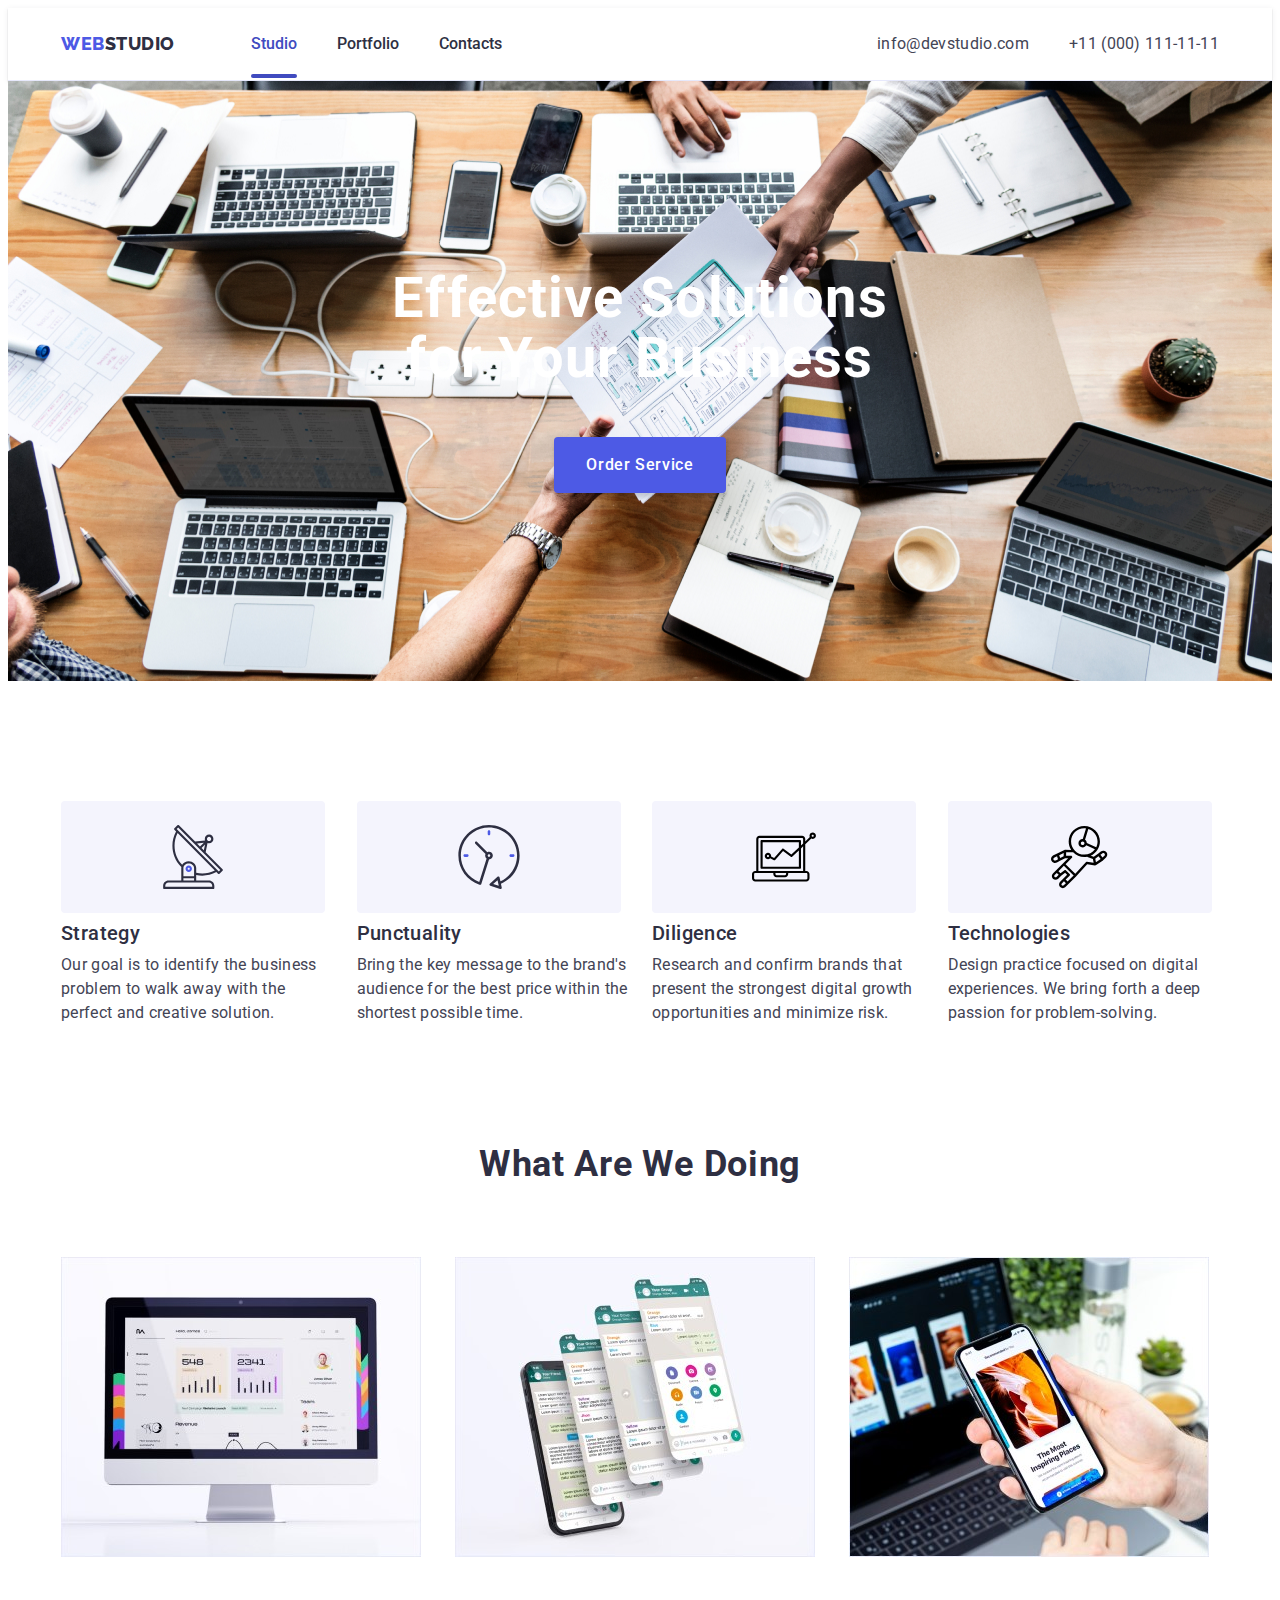
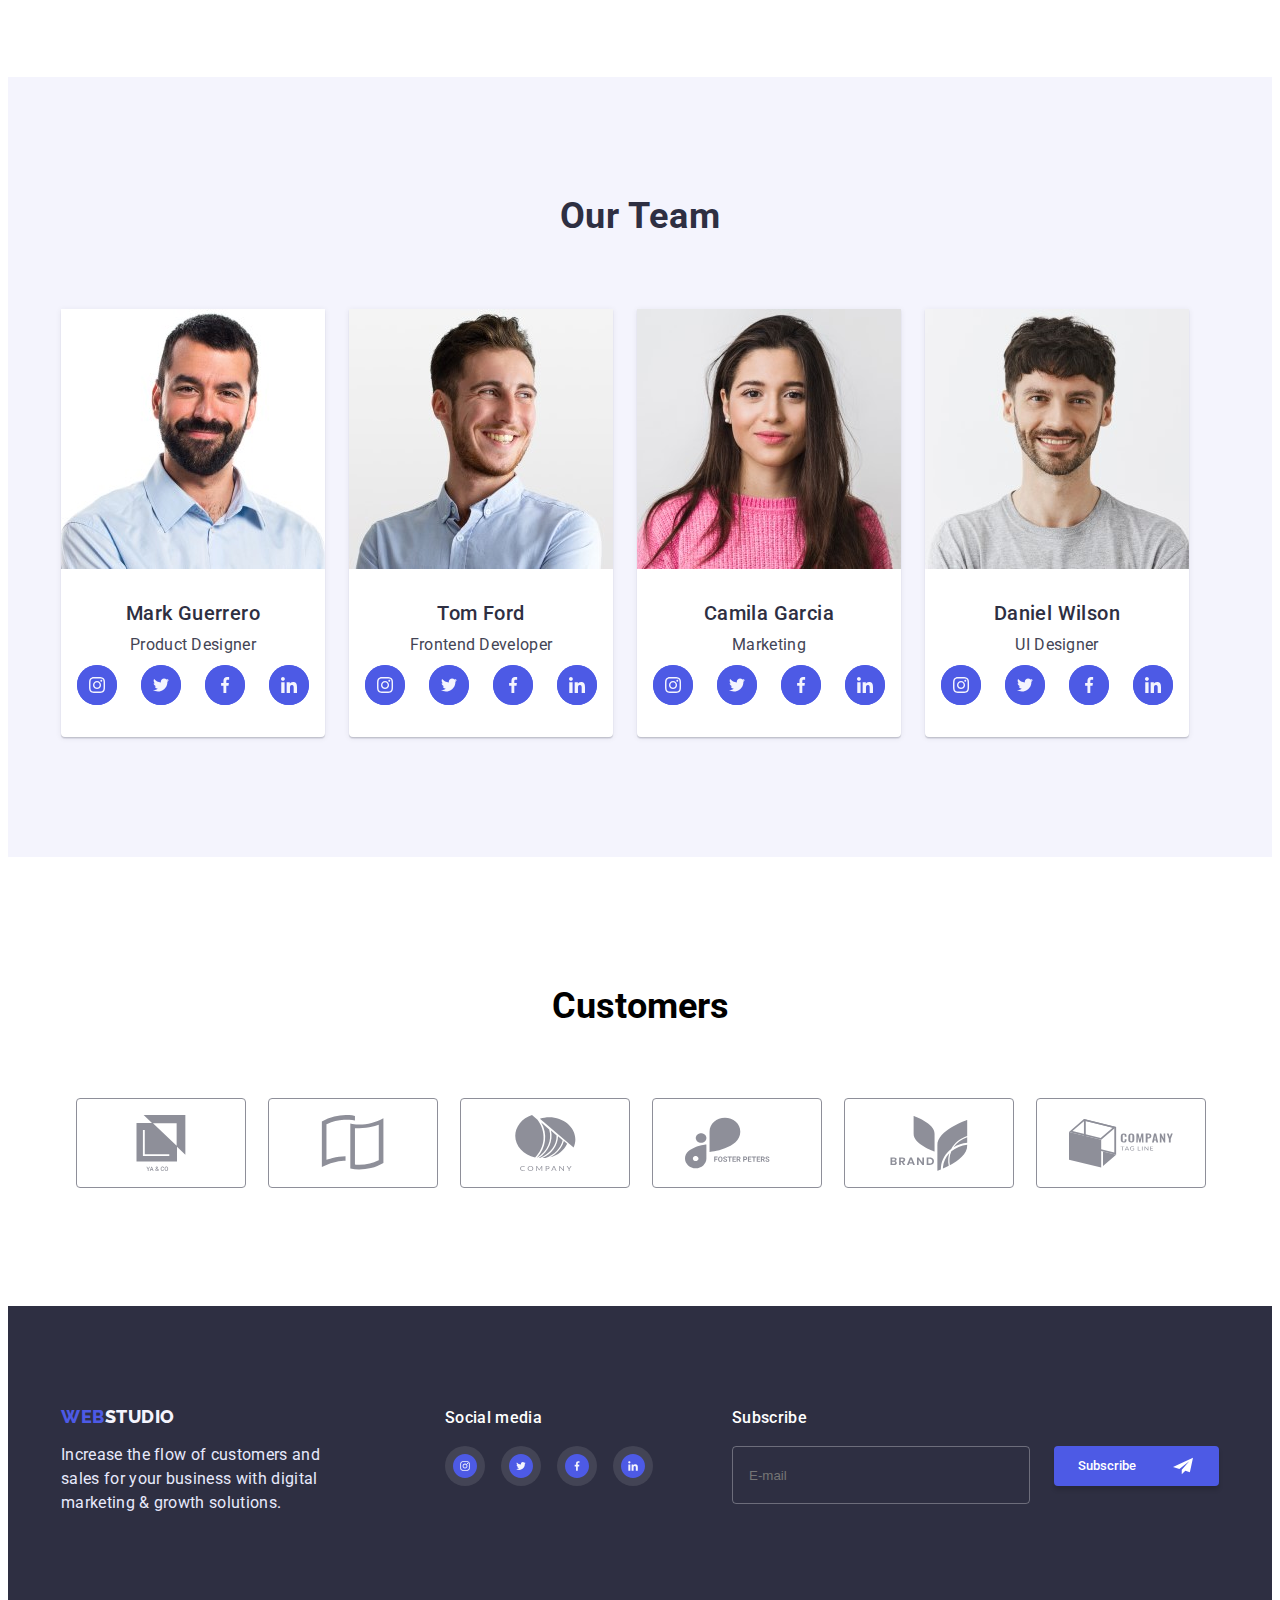
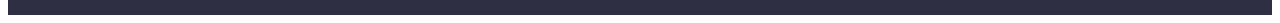
<file: index.htm>
<!DOCTYPE html>
<html lang="en">
  <head>
    <meta charset="UTF-8" />
    <meta http-equiv="X-UA-Compatible" content="IE=edge" />
    <meta name="viewport" content="width=device-width, initial-scale=1.0" />
    <title>studio</title>
    <link rel="preconnect" href="https://fonts.googleapis.com" />
    <link rel="preconnect" href="https://fonts.gstatic.com" crossorigin />
    <link
      href="https://fonts.googleapis.com/css2?family=Raleway:wght@800&family=Roboto:wght@400;500;700;900&display=swap"
      rel="stylesheet"
    />
    <link
      rel="stylesheet"
      href="https://cdnjs.cloudflare.com/ajax/libs/modern-normalize/1.1.0/modern-normalize.min.css"
      integrity="sha512-wpPYUAdjBVSE4KJnH1VR1HeZfpl1ub8YT/NKx4PuQ5NmX2tKuGu6U/JRp5y+Y8XG2tV+wKQpNHVUX03MfMFn9Q=="
      crossorigin="anonymous"
      referrerpolicy="no-referrer"
    />
    <link rel="stylesheet" href="./styless/styless.css" />
  </head>
  <body>
    <header class="header">
      <div class="container">
        <nav class="nav">
          <a href="./index.htm" class="logo"><span>Web</span>Studio</a>
          <ul class="nav-list list">
            <li><a class="nav-link curent" href="./index.htm">Studio</a></li>
            <li>
              <a class="nav-link" href="./portfolio.htm">Portfolio</a>
            </li>
            <li><a class="nav-link" href="#">Contacts</a></li>
          </ul>
        </nav>
        <address>
          <ul class="address-list list">
            <li>
              <a class="mail" href="mailto:info@devstudio.com"
                >info@devstudio.com</a
              >
            </li>
            <li>
              <a class="phone" href="tel:+110001111111">+11 (000) 111-11-11</a>
            </li>
          </ul>
        </address>
      </div>
    </header>
    <main class="main">
      <!-- Hero -->
      <section class="section-hero">
        <div class="block-hero container">
          <h1 class="hero-title">Effective Solutions<br />for Your Business</h1>
          <button type="button" class="hero-btn" data-modal-open>Order Service</button>
        </div>
      </section>
      <!-- Section 1 -->
      <section class="section-features">
        <div class="container">
          <h2 class="hidden">features</h2>
          <ul class="features-list list">
            <li class="features-item">
              <div class="features">
                <svg class="features-icon" width="64" height="64">
                  <use href="./images/symbol-defs.svg#icon-Group-1"></use>
                </svg>
              </div>
              <h3 class="features-subtitle">Strategy</h3>
              <p class="features-text">
                Our goal is to identify the business problem to walk away with
                the perfect and creative solution.
              </p>
            </li>
            <li class="features-item">
              <div class="features">
                <svg class="features-icon" width="64" height="64">
                  <use href="./images/symbol-defs.svg#icon-clock"></use>
                </svg>
              </div>
              <h3 class="features-subtitle">Punctuality</h3>
              <p class="features-text">
                Bring the key message to the brand's audience for the best price
                within the shortest possible time.
              </p>
            </li>
            <li class="features-item">
              <div class="features">
                <svg class="features-icon" width="64" height="64">
                  <use href="./images/symbol-defs.svg#icon-Vector1"></use>
                </svg>
              </div>
              <h3 class="features-subtitle">Diligence</h3>
              <p class="features-text">
                Research and confirm brands that present the strongest digital
                growth opportunities and minimize risk.
              </p>
            </li>
            <li class="features-item">
              <div class="features">
                <svg class="features-icon" width="64" height="64">
                  <use href="./images/symbol-defs.svg#icon-Group1"></use>
                </svg>
              </div>
              <h3 class="features-subtitle">Technologies</h3>
              <p class="features-text">
                Design practice focused on digital experiences. We bring forth a
                deep passion for problem-solving.
              </p>
            </li>
          </ul>
        </div>
      </section>
      <!-- Section 2 -->
      <section class="section-doing">
        <div class="container">
          <h2 class="doing-title">What are we doing</h2>
          <ul class="doing-list list">
            <li class="doing-item">
              <img src="./images/rectangle.jpg" alt="computer" width="360" />
            </li>
            <li class="doing-item">
              <img
                src="./images/fotochka.jpg"
                alt="social network"
                width="360"
              />
            </li>
            <li class="doing-item">
              <img src="./images/foto.jpg" alt="phone" width="360" />
            </li>
          </ul>
        </div>
      </section>
      <!-- Section 3 -->
      <section class="section-team">
        <div class="container container-team">
          <h2 class="team-title">Our Team</h2>
          <ul class="team-list list">
            <li class="team-item">
              <img src="./images/img.jpg" alt="photo" width="264" />
              <div class="team-card">
                <h3 class="team-subtitle">Mark Guerrero</h3>
                <p class="team-text">Product Designer</p>
                <ul class="team-soc-list list">
                  <li class="team-soc-item">
                    <a class="team-soc-link" href=""
                      ><svg class="soc-icon" width="40" height="40">
                        <use
                          href="./images/symbol-defs.svg#icon-instagram"
                        ></use></svg></a>
                  </li>
                  <li class="team-soc-item">
                    <a class="team-soc-link" href=""
                      ><svg class="soc-icon" width="40" height="40">
                        <use
                          href="./images/symbol-defs.svg#icon-twitter"
                        ></use></svg></a>
                  </li>
                  <li class="team-soc-item">
                    <a class="team-soc-link" href=""
                      ><svg class="soc-icon" width="40" height="40">
                        <use
                          href="./images/symbol-defs.svg#icon-facebook"
                        ></use></svg></a>
                  </li>
                  <li class="team-soc-item">
                    <a class="team-soc-link" href=""
                      ><svg class="soc-icon" width="40" height="40">
                        <use href="./images/symbol-defs.svg#icon-in"></use></svg></a>
                  </li>
                </ul>
              </div>
            </li>
            <li class="team-item">
              <img src="./images/img1.jpg" alt="photo" width="264" />
              <div class="team-card">
                <h3 class="team-subtitle">Tom Ford</h3>
                <p class="team-text">Frontend Developer</p>
                <ul class="team-soc-list list">
                  <li class="team-soc-item">
                    <a class="team-soc-link" href=""
                      ><svg class="soc-icon" width="40" height="40">
                        <use
                          href="./images/symbol-defs.svg#icon-instagram"
                        ></use></svg></a>
                  </li>
                  <li class="team-soc-item">
                    <a class="team-soc-link" href=""
                      ><svg class="soc-icon" width="40" height="40">
                        <use
                          href="./images/symbol-defs.svg#icon-twitter"
                        ></use></svg></a>
                  </li>
                  <li class="team-soc-item">
                    <a class="team-soc-link" href=""
                      ><svg class="soc-icon" width="40" height="40">
                        <use
                          href="./images/symbol-defs.svg#icon-facebook"
                        ></use></svg></a>
                  </li>
                  <li class="team-soc-item">
                    <a class="team-soc-link" href=""
                      ><svg class="soc-icon" width="40" height="40">
                        <use href="./images/symbol-defs.svg#icon-in"></use></svg></a>
                  </li>
                </ul>
              </div>
            </li>
            <li class="team-item">
              <img src="./images/img2.jpg" alt="photo" width="264" />
              <div class="team-card">
                <h3 class="team-subtitle">Camila Garcia</h3>
                <p class="team-text">Marketing</p>
                <ul class="team-soc-list list">
                  <li class="team-soc-item">
                    <a class="team-soc-link" href=""
                      ><svg class="soc-icon" width="40" height="40">
                        <use
                          href="./images/symbol-defs.svg#icon-instagram"
                        ></use></svg ></a>
                  </li>
                  <li class="team-soc-item">
                    <a class="team-soc-link" href=""
                      ><svg class="soc-icon" width="40" height="40">
                        <use
                          href="./images/symbol-defs.svg#icon-twitter"
                        ></use></svg ></a>
                  </li>
                  <li class="team-soc-item">
                    <a class="team-soc-link" href=""
                      ><svg class="soc-icon" width="40" height="40">
                        <use
                          href="./images/symbol-defs.svg#icon-facebook"
                        ></use></svg></a>
                  </li>
                  <li class="team-soc-item">
                    <a class="team-soc-link" href=""
                      ><svg class="soc-icon" width="40" height="40">
                        <use href="./images/symbol-defs.svg#icon-in"></use></svg ></a>
                  </li>
                </ul>
              </div>
            </li>
            <li class="team-item">
              <img src="./images/img3.jpg" alt="photo" width="264" />
              <div class="team-card">
                <h3 class="team-subtitle">Daniel Wilson</h3>
                <p class="team-text">UI Designer</p>
                <ul class="team-soc-list list">
                  <li class="team-soc-item">
                    <a class="team-soc-link" href=""
                      ><svg class="soc-icon" width="40" height="40">
                        <use
                          href="./images/symbol-defs.svg#icon-instagram"
                        ></use></svg></a>
                  </li>
                  <li class="team-soc-item">
                    <a class="team-soc-link" href=""
                      ><svg class="soc-icon" width="40" height="40">
                        <use
                          href="./images/symbol-defs.svg#icon-twitter"
                        ></use></svg ></a>
                  </li>
                  <li class="team-soc-item">
                    <a class="team-soc-link" href=""
                      ><svg class="soc-icon" width="40" height="40">
                        <use
                          href="./images/symbol-defs.svg#icon-facebook"
                        ></use></svg ></a>
                  </li>
                  <li class="team-soc-item">
                    <a class="team-soc-link" href=""
                      ><svg class="soc-icon" width="40" height="40">
                        <use href="./images/symbol-defs.svg#icon-in"></use></svg ></a>
                  </li>
                </ul>
              </div>
            </li>
          </ul>
        </div>
      </section>
      <!------ Section 4 ------>
      <section class="customers-section">
        <div class="container customers-container">
          <h2 class="customers-title">Customers</h2>
          <ul class="customers-list list">
            <li class="customers-items">
              <a href="" class="customers-link"
                ><svg class="customers-icon" width="104" height="56">
                  <use href="./images/symbol-defs.svg#icon-Union"></use>
                </svg>
              </a>
            </li>
            <li class="customers-items">
              <a href="" class="customers-link"
                ><svg class="customers-icon" width="104" height="56">
                  <use href="./images/symbol-defs.svg#icon-Union-1"></use>
                </svg>
              </a>
            </li>
            <li class="customers-items">
              <a href="" class="customers-link"
                ><svg class="customers-icon" width="104" height="56">
                  <use href="./images/symbol-defs.svg#icon-Object"></use>
                </svg>
              </a>
            </li>
            <li class="customers-items">
              <a href="" class="customers-link"
                ><svg class="customers-icon" width="104" height="56">
                  <use href="./images/symbol-defs.svg#icon-group2"></use>
                </svg>
              </a>
            </li>
            <li class="customers-items">
              <a href="" class="customers-link"
                ><svg class="customers-icon" width="104" height="56">
                  <use href="./images/symbol-defs.svg#icon-group-3"></use>
                </svg>
              </a>
            </li>
            <li class="customers-items">
              <a href="" class="customers-link"
                ><svg class="customers-icon" width="104" height="56">
                  <use href="./images/symbol-defs.svg#icon-Object-1"></use>
                </svg>
              </a>
            </li>
          </ul>
        </div>
      </section>
    </main>
    <footer class="footer">
      <div class="container foot-container">
        <div class="foot-block">
          <a href="./index.html" class="footer-logo"><span>Web</span>Studio</a>
          <p class="footer-text">
            Increase the flow of customers and sales for your business with
            digital marketing & growth solutions.
          </p>
        </div>
        <div class="soc-media">
          <h2 class="soc-media-text">Social media</h2>
          <ul class="soc-media-list list">
            <li class="soc-media-item">
              <a href="" class="soc-media-link">
                <svg class="soc-media-icon" width="24" height="24">
                  <use href="./images/symbol-defs.svg#icon-instagram"></use>
                </svg>
              </a>
            </li>
            <li class="soc-media-item">
              <a href="" class="soc-media-link">
                <svg class="soc-media-icon" width="24" height="24">
                  <use href="./images/symbol-defs.svg#icon-twitter"></use>
                </svg>
              </a>
            </li>
            <li class="soc-media-item">
              <a href="" class="soc-media-link">
                <svg class="soc-media-icon" width="24" height="24">
                  <use href="./images/symbol-defs.svg#icon-facebook"></use>
                </svg>
              </a>
            </li>
            <li class="soc-media-item">
              <a href="" class="soc-media-link">
                <svg class="soc-media-icon" width="24" height="24">
                  <use href="./images/symbol-defs.svg#icon-in"></use>
                </svg>
              </a>
            </li>
          </ul>
        </div>
        <div class="subscribe-foot-form">
          <p class="subscribe-title">Subscribe</p>
          <form class="subscribe-form">
            <input
              class="input-window"
              type="email"
              name="user-email"
              placeholder="E-mail"
            />
            <button class="subscribe-btn" type="submit">
              Subscribe
              <svg class="send-icon" width="24" height="20">
                <use href="./images/symbol-defs.svg#icon-Frame-3"></use>
              </svg>
            </button>
          </form>
        </div>
      </div>
    </footer>
    <div class="backdrop is-hidden" data-modal>
      <div class="modal">
        <button type="button" class="close-button" data-modal-close>
          <svg class="modal-vector" width="8" height="8">
            <use href="./images/symbol-defs.svg#icon-close-black"></use>
          </svg>
        </button>
        <p class="modal-title">Leave your contacts and we will call you back</p>
        <form>
          <label class="modal-label" for="name">Name</label>
          <div class="modal-field">
            <input
              class="modal-window"
              id="name"
              name="user-name"
              type="text"
            />
            <svg class="modal-logo" width="18" height="18">
              <use href="./images/symbol-defs.svg#icon-person-black"></use>
            </svg>
          </div>
          <label class="modal-label" for="phone">Phone</label>
          <div class="modal-field">
            <input class="modal-window" id="phone" name="tel" type="tel" />
            <svg class="modal-logo" width="18" height="24">
              <use href="./images/symbol-defs.svg#icon-phone-black"></use>
            </svg>
          </div>
          <label class="modal-label" for="mail">Email</label>
          <div class="modal-field">
            <input class="modal-window" id="mail" name="mail" type="text" />
            <svg class="modal-logo" width="18" height="24">
              <use href="./images/symbol-defs.svg#icon-email-black"></use>
            </svg>
          </div>
          <label class="modal-label" for="text-area">Comment</label>
          <textarea
            class="modal-message"
            name="Comment"
            id="text-area"
            cols="30"
            rows="10"
            placeholder="Text input"
          ></textarea>
          <div class="modal-policy-field">
            <input
              required
              class="modal-policy hidden"
              type="checkbox"
              name="privacy-policy"
              value="true"
              id="policy"
            />
            <label class="label-policy" for="policy"
              ><span class="icon-check">
                <svg width="10" height="8">
                  <use href="./images/symbol-defs.svg#icon-checkmark"></use>
                </svg>
              </span>
              I accept the terms and conditions of the
              <a
                class="policy-link"
                href="https://termly.io/resources/templates/privacy-policy-template/"
              >
                Privacy Policy</a
              ></label
            >
          </div>
          <button class="submit-about" type="submit">Send</button>
        </form>
      </div>
    </div>
    <script src="./js/modal.js"></script>
  </body>
</html>
</file>
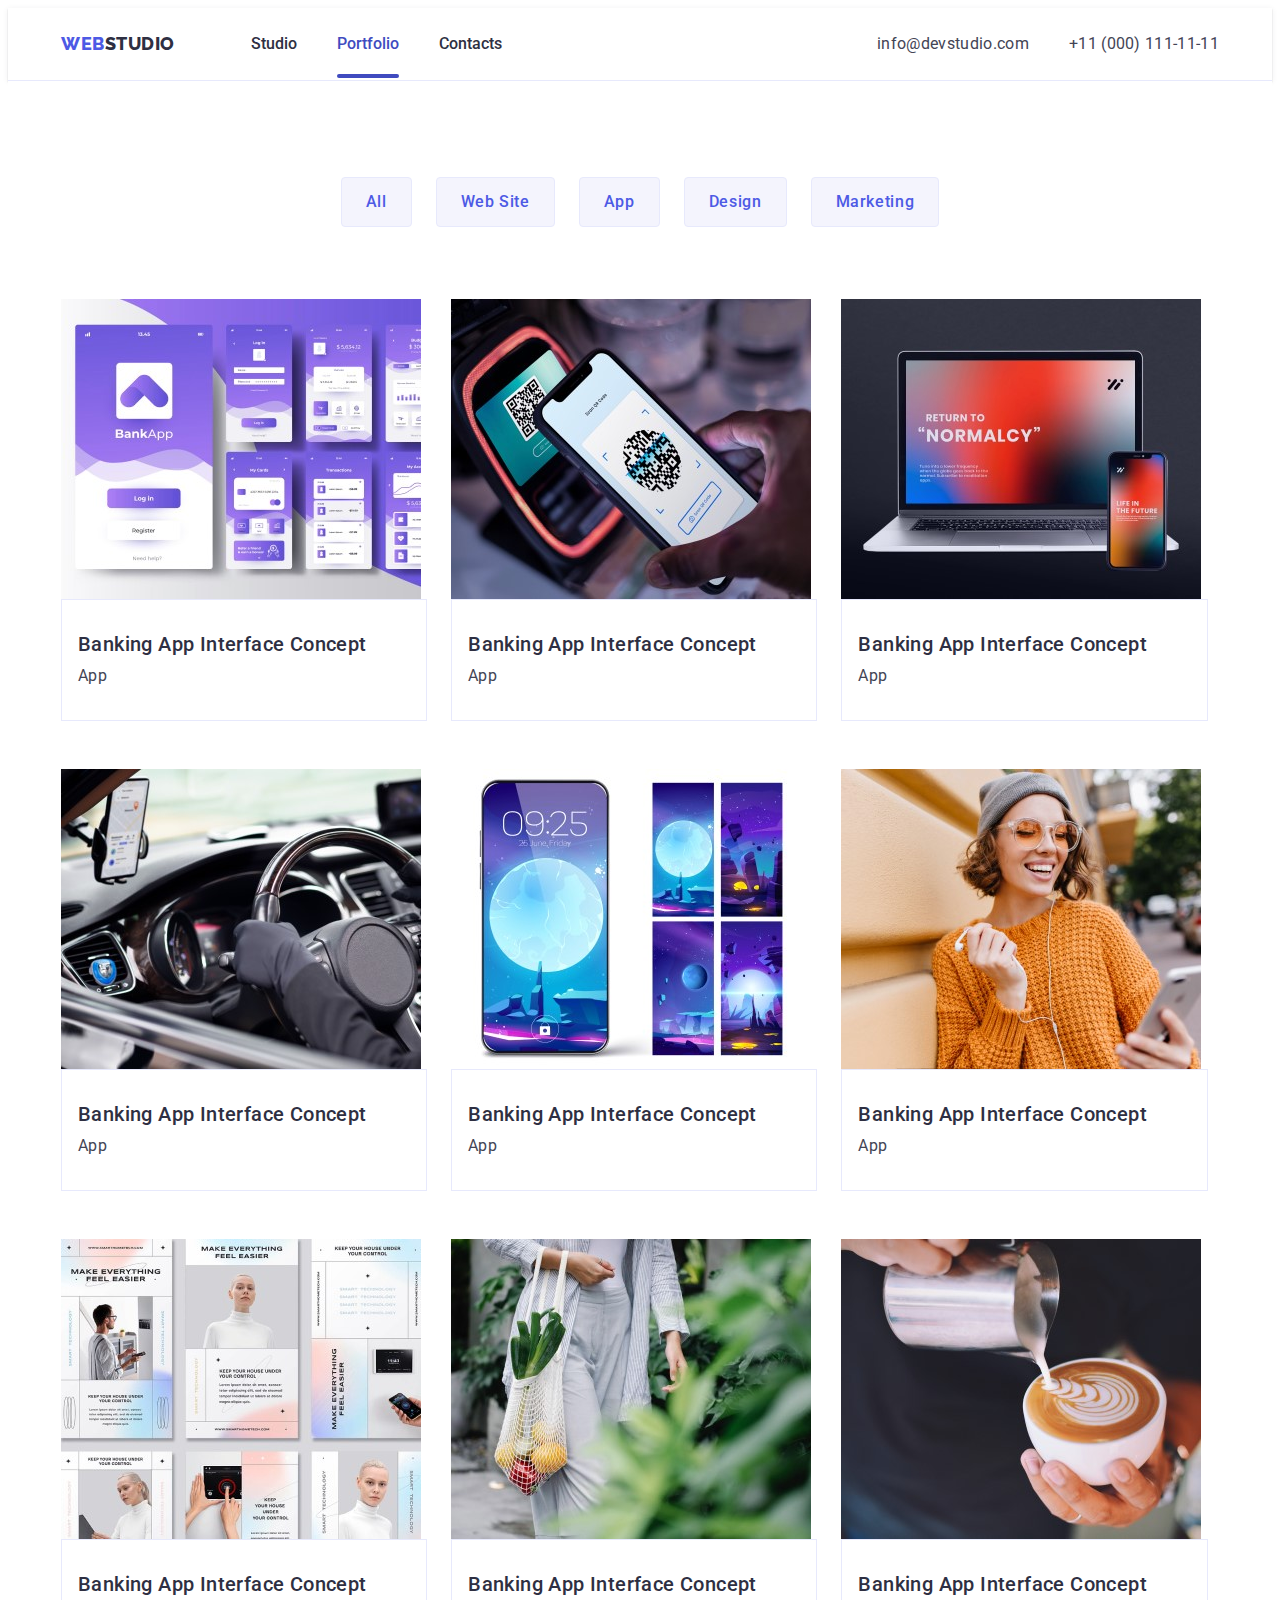
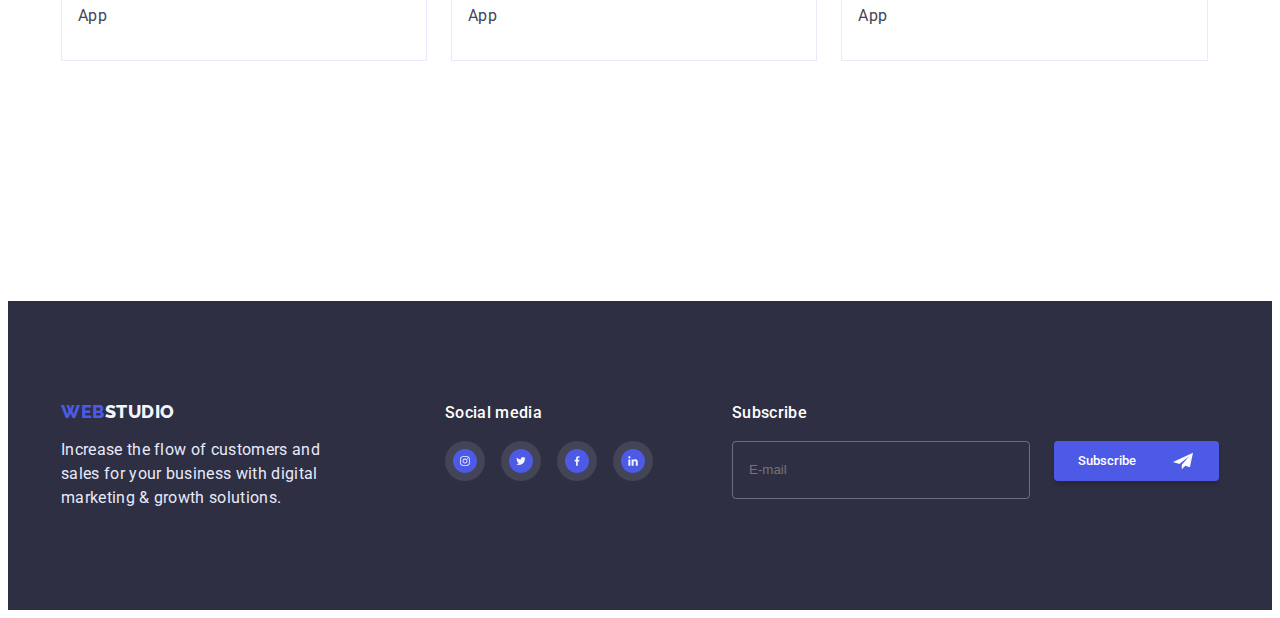
<file: portfolio.htm>
<!DOCTYPE html>
<html lang="en">
  <head>
    <meta charset="UTF-8" />
    <meta http-equiv="X-UA-Compatible" content="IE=edge" />
    <meta name="viewport" content="width=device-width, initial-scale=1.0" />
    <title>studio</title>
    <link rel="preconnect" href="https://fonts.googleapis.com" />
    <link rel="preconnect" href="https://fonts.gstatic.com" crossorigin />
    <link
      href="https://fonts.googleapis.com/css2?family=Raleway:wght@800&family=Roboto:wght@400;500;700;900&display=swap"
      rel="stylesheet"
    />
    <link
      rel="stylesheet"
      href="https://cdnjs.cloudflare.com/ajax/libs/modern-normalize/1.1.0/modern-normalize.min.css"
      integrity="sha512-wpPYUAdjBVSE4KJnH1VR1HeZfpl1ub8YT/NKx4PuQ5NmX2tKuGu6U/JRp5y+Y8XG2tV+wKQpNHVUX03MfMFn9Q=="
      crossorigin="anonymous"
      referrerpolicy="no-referrer"
    />
    <link rel="stylesheet" href="./styless/styless.css" />
  </head>
  <body>
    <header class="header">
      <div class="container">
        <nav class="nav">
          <a href="./index.htm" class="logo"><span>Web</span>Studio</a>
          <ul class="nav-list list">
            <li><a class="nav-link" href="./index.htm">Studio</a></li>
            <li>
              <a class="nav-link curent" href="./portfolio.htm">Portfolio</a>
            </li>
            <li><a class="nav-link" href="#">Contacts</a></li>
          </ul>
        </nav>
        <address>
          <ul class="address-list list">
            <li>
              <a class="mail" href="mailto:info@devstudio.com"
                >info@devstudio.com</a
              >
            </li>
            <li>
              <a class="phone" href="tel:+110001111111">+11 (000) 111-11-11</a>
            </li>
          </ul>
        </address>
      </div>
    </header>
    <main class="main">
      <h1 class="hidden">Portfolio</h1>
      <section class="container-card">
        <div class="container">
          <ul class="portfolio-btns list">
            <li><button class="portfolio-btn" type="button">All</button></li>
            <li>
              <button class="portfolio-btn" type="button">Web Site</button>
            </li>
            <li><button class="portfolio-btn" type="button">App</button></li>
            <li><button class="portfolio-btn" type="button">Design</button></li>
            <li>
              <button class="portfolio-btn" type="button">Marketing</button>
            </li>
          </ul>
          <ul class="portfolio-list list">
            <li class="portfolio-item">
              <a class="portfolio-link" href>
                <div class="text-cover-wrap">
                <img
                  src="./images/img5.jpg"
                  alt="Banks images"
                /> 
                <p class="portfolio-cover-text">
                  14 Stylish and User-Friendly App Design Concepts · Task
                  Manager App · Calorie Tracker App · Exotic Fruit Ecommerce
                  App · Cloud Storage App
                </p>
              </div>
                <div class="portfolio-title-mix">
                  <h2 class="portfolio-title">Banking App Interface Concept</h2>
                  <p class="portfolio-subtitle">App</p>
                </div>
               </a
              >
            </li>
            <li class="portfolio-item">
              <a class="portfolio-link" href>
                <div class="text-cover-wrap">
                <img
                  src="./images/img6.jpg"
                  alt="Banks images"
                /> 
                <p class="portfolio-cover-text">
                  14 Stylish and User-Friendly App Design Concepts · Task
                  Manager App · Calorie Tracker App · Exotic Fruit Ecommerce
                  App · Cloud Storage App
                </p>
              </div>
                <div class="portfolio-title-mix">
                  <h2 class="portfolio-title">Banking App Interface Concept</h2>
                  <p class="portfolio-subtitle">App</p>
                </div>
               </a
              >
            </li>
            <li class="portfolio-item">
              <a class="portfolio-link" href>
                <div class="text-cover-wrap">
                <img
                  src="./images/img7.jpg"
                  alt="Banks images"
                /> 
                <p class="portfolio-cover-text">
                  14 Stylish and User-Friendly App Design Concepts · Task
                  Manager App · Calorie Tracker App · Exotic Fruit Ecommerce
                  App · Cloud Storage App
                </p>
              </div>
                <div class="portfolio-title-mix">
                  <h2 class="portfolio-title">Banking App Interface Concept</h2>
                  <p class="portfolio-subtitle">App</p>
                </div>
               </a
              >
            </li>
            <li class="portfolio-item">
              <a class="portfolio-link" href>
                <div class="text-cover-wrap">
                <img
                  src="./images/img8.jpg"
                  alt="Banks images"
                /> 
                <p class="portfolio-cover-text">
                  14 Stylish and User-Friendly App Design Concepts · Task
                  Manager App · Calorie Tracker App · Exotic Fruit Ecommerce
                  App · Cloud Storage App
                </p>
              </div>
                <div class="portfolio-title-mix">
                  <h2 class="portfolio-title">Banking App Interface Concept</h2>
                  <p class="portfolio-subtitle">App</p>
                </div>
               </a
              >
            </li>
            <li class="portfolio-item">
              <a class="portfolio-link" href>
                <div class="text-cover-wrap">
                <img
                  src="./images/img10.jpg"
                  alt="Banks images"
                /> 
                <p class="portfolio-cover-text">
                  14 Stylish and User-Friendly App Design Concepts · Task
                  Manager App · Calorie Tracker App · Exotic Fruit Ecommerce
                  App · Cloud Storage App
                </p>
              </div>
                <div class="portfolio-title-mix">
                  <h2 class="portfolio-title">Banking App Interface Concept</h2>
                  <p class="portfolio-subtitle">App</p>
                </div>
               </a
              >
            </li>
            <li class="portfolio-item">
              <a class="portfolio-link" href>
                <div class="text-cover-wrap">
                <img
                  src="./images/img11.jpg"
                  alt="Banks images"
                /> 
                <p class="portfolio-cover-text">
                  14 Stylish and User-Friendly App Design Concepts · Task
                  Manager App · Calorie Tracker App · Exotic Fruit Ecommerce
                  App · Cloud Storage App
                </p>
              </div>
                <div class="portfolio-title-mix">
                  <h2 class="portfolio-title">Banking App Interface Concept</h2>
                  <p class="portfolio-subtitle">App</p>
                </div>
               </a
              >
            </li>
            <li class="portfolio-item">
              <a class="portfolio-link" href>
                <div class="text-cover-wrap">
                <img
                  src="./images/img 12.jpg"
                  alt="Banks images"
                /> 
                <p class="portfolio-cover-text">
                  14 Stylish and User-Friendly App Design Concepts · Task
                  Manager App · Calorie Tracker App · Exotic Fruit Ecommerce
                  App · Cloud Storage App
                </p>
              </div>
                <div class="portfolio-title-mix">
                  <h2 class="portfolio-title">Banking App Interface Concept</h2>
                  <p class="portfolio-subtitle">App</p>
                </div>
               </a
              >
            </li>
            <li class="portfolio-item">
              <a class="portfolio-link" href>
                <div class="text-cover-wrap">
                <img
                  src="./images/img13.jpg"
                  alt="Banks images"
                /> 
                <p class="portfolio-cover-text">
                  14 Stylish and User-Friendly App Design Concepts · Task
                  Manager App · Calorie Tracker App · Exotic Fruit Ecommerce
                  App · Cloud Storage App
                </p>
              </div>
                <div class="portfolio-title-mix">
                  <h2 class="portfolio-title">Banking App Interface Concept</h2>
                  <p class="portfolio-subtitle">App</p>
                </div>
               </a
              >
            </li>
            <li class="portfolio-item">
              <a class="portfolio-link" href>
                <div class="text-cover-wrap">
                <img
                  src="./images/img14.jpg"
                  alt="Banks images"
                /> 
                <p class="portfolio-cover-text">
                  14 Stylish and User-Friendly App Design Concepts · Task
                  Manager App · Calorie Tracker App · Exotic Fruit Ecommerce
                  App · Cloud Storage App
                </p>
              </div>
                <div class="portfolio-title-mix">
                  <h2 class="portfolio-title">Banking App Interface Concept</h2>
                  <p class="portfolio-subtitle">App</p>
                </div>
               </a
              >
            </li>
          </ul>
        </div>
      </section>
    </main>
    <footer class="footer">
      <div class="container foot-container">
        <div class="foot-block">
          <a href="./index.html" class="footer-logo"><span>Web</span>Studio</a>
          <p class="footer-text">
            Increase the flow of customers and sales for your business with
            digital marketing & growth solutions.
          </p>
        </div>
        <div class="soc-media">
          <h2 class="soc-media-text">Social media</h2>
          <ul class="soc-media-list list">
            <li class="soc-media-item">
              <a href="" class="soc-media-link">
                <svg class="soc-media-icon" width="24" height="24">
                  <use href="./images/symbol-defs.svg#icon-instagram"></use>
                </svg>
              </a>
            </li>
            <li class="soc-media-item">
              <a href="" class="soc-media-link">
                <svg class="soc-media-icon" width="24" height="24">
                  <use href="./images/symbol-defs.svg#icon-twitter"></use>
                </svg>
              </a>
            </li>
            <li class="soc-media-item">
              <a href="" class="soc-media-link">
                <svg class="soc-media-icon" width="24" height="24">
                  <use href="./images/symbol-defs.svg#icon-facebook"></use>
                </svg>
              </a>
            </li>
            <li class="soc-media-item">
              <a href="" class="soc-media-link">
                <svg class="soc-media-icon" width="24" height="24">
                  <use href="./images/symbol-defs.svg#icon-in"></use>
                </svg>
              </a>
            </li>
          </ul>
        </div>
        <div class="subscribe-foot-form">
          <p class="subscribe-title">Subscribe</p>
          <form class="subscribe-form">
            <input
              class="input-window"
              type="email"
              name="user-email"
              placeholder="E-mail"
            />
            <button class="subscribe-btn" type="submit">
              Subscribe
              <svg class="send-icon" width="24" height="20">
                <use href="./images/symbol-defs.svg#icon-Frame-3"></use>
              </svg>
            </button>
          </form>
        </div>
      </div>
    </footer>
 <script src="./js/modal.js"></script>
  </body>
</html>
</file>
<file: styless/styless.css>
:root {
  --dark-color: #2e2f42;
  --text-color: #434455;
  --pressed-state-color: #404bbf;
  --primaryBrand-color: #4d5ae5;
  --success-color: #31d0aa;
  --subtle-text-color: #8e8f99;
  --accent-color: #e7e9fc;
  --light-color: #f4f4fd;
  --modal-overlay-color: #2e2f4266;
  --hero-background-color: #2e2f42b2;
  --background-color: #e5e5e5;
  --hero-background-grad: linear-gradient(
    rgba(46, 47, 66, 0.7),
    rgba(46, 47, 66, 0.7)
  );
}
p,
h1,
h2,
h3,
h4,
h5,
h6 {
  margin: 0;
}
ul {
  margin: 0;
  padding-left: 0;
}
body {
  font-family: 'Roboto', sans-serif;
}
img {
  display: block;
  max-width: 100%;
  height: auto;
}
.header {
  background: #ffffff;
}
.hidden {
  position: absolute;
  width: 1px;
  height: 1px;
  white-space: nowrap;
  overflow: hidden;
  border: 0;
  padding: 0;
  clip: rect(0 0 0 0);
  clip-path: inset(50%);
  margin: -1px;
}
.logo {
  line-height: 1.33;
  font-family: 'Raleway', sans-serif;
  text-decoration: none;
  font-weight: 800;
  font-size: 18px;
  letter-spacing: 0.03em;
  text-transform: uppercase;
  color: var(--dark-color);
}
.logo span {
  color: var(--primaryBrand-color);
}

.list {
  list-style: none;
}
.nav .logo {
  padding-right: 76px;
  padding-bottom: 24px;
  padding-top: 24px;
}
/* ----------------------navigation -----------------------*/
.header {
  border-bottom: 1px solid var(--accent-color);
  box-shadow: 0px 2px 1px rgba(46, 47, 66, 0.08), 0px 1px 1px rgba(46, 47, 66, 0.16), 0px 1px 6px rgba(46, 47, 66, 0.08);
}
.nav-list {
  display: flex;
  align-items: center;
  gap: 40px;
}
.nav {
  display: flex;
  align-items: center;
}
.header .container {
  display: flex;
  align-items: center;
  justify-content: space-between;
}
.address-list {
  display: flex;
}
.nav-link {
  position: relative;
  padding-top: 15px;
  padding-bottom: 15px;
  text-decoration: none;
  font-weight: 500;
  font-size: 16px;
  line-height: 1.5;
  color: var(--dark-color);
  transition-duration: 250ms;
  transition-timing-function: cubic-bezier(0.4, 0, 0.2, 1);
}

.nav-link.curent {
  color: var(--pressed-state-color);
}
.nav-link.curent::after {
  content: '';
  width: 100%;
  height: 4px;
  background-color: var(--pressed-state-color);
  display: block;
  border-radius: 2px;
  position: absolute;
  bottom: -10px;
  left: 0;
}

.nav-link:hover,
.nav-link:focus {
  color: var(--pressed-state-color);
}
.mail {
  padding-top: 15px;
  padding-bottom: 15px;
  font-style: normal;
  text-decoration: none;
  font-size: 16px;
  line-height: 1.5;
  letter-spacing: 0.02em;
  color: var(--text-color);
  transition-duration: 250ms;
  transition-timing-function: cubic-bezier(0.4, 0, 0.2, 1);
}
.mail:hover {
  color: var(--pressed-state-color);
}
.phone {
  padding-top: 15px;
  padding-bottom: 15px;
  margin-left: 40px;
  font-style: normal;
  text-decoration: none;
  font-size: 16px;
  line-height: 1.5;
  letter-spacing: 0.02em;
  color: var(--text-color);
}
.main {
  background: #ffffff;
}
/* ---------------------------------hero --------------------------------*/
.section-hero {
  padding-top: 188px;
  padding-bottom: 188px;
  background-color: var(--dark-color);
  background-image:
  url(../images/people-office.jpg);
  background-repeat: no-repeat ;
  background-size: cover;
  background-position: center;
  margin-left: auto;
  margin-right: auto;
}

.container {
  width: 100%;
  max-width: 1158px;
  padding: 0 15px;
  margin: 0 auto;
  
}
.hero-title {
  margin-bottom: 48px;
  font-size: 56px;
  line-height: 1.07;
  letter-spacing: 0.02em;
  text-align: center;
  color: #ffffff;
}
/* .container-hero {
  padding-top: 188px;
  padding-bottom: 188px;
} */
.hero-btn {
  border: none;
  margin: 0 auto;
  display: block;
  border-radius: 4px;
  padding: 16px 32px;
  font-family: inherit;
  font-weight: 500;
  font-size: 16px;
  line-height: 1.5;
  letter-spacing: 0.04em;
  box-shadow: 0px 4px 4px rgba(0, 0, 0, 0.15);
  color: #ffffff;
  background-color: var(--primaryBrand-color);
  transition-duration: 250ms;
  transition-timing-function: cubic-bezier(0.4, 0, 0.2, 1);
}
.hero-btn:hover,
.hero-btn:focus {
  background-color: var(--pressed-state-color);
}
/* -------------------------------section 1 -----------------------------*/
.section-features {
  padding-top: 120px;
  padding-bottom: 120px;
}
.features {
  display: flex;
  justify-content: center;
  align-items: center;
  width: 264px;
  height: 112px;
  margin-bottom: 8px;
  background: #f4f4fd;
  border-radius: 4px;
}
.features-icon{

}
.features-subtitle {
  margin-bottom: 8px;
  font-weight: 500;
  font-size: 20px;
  line-height: 1.2;
  letter-spacing: 0.02em;
  color: var(--dark-color);
}
.features-list {
  display: flex;
  gap: 24px;
}
.features-item {
  flex-basis: calc((100% - 72px) / 4);
}
.features-text {
  font-size: 16px;
  line-height: 1.5;
  letter-spacing: 0.02em;
  color: var(--text-color);
}
/* --------------------------------section 2---------------------------------- */
.doing-title {
  margin-bottom: 72px;
  font-size: 36px;
  line-height: 1.11;
  text-align: center;
  letter-spacing: 0.02em;
  text-transform: capitalize;
  color: var(--dark-color);
}
.doing-list {
  display: flex;
  gap: 24px;
}
.section-doing {
  padding-bottom: 120px;
}

.doing-list .doing-item {
  flex-basis: calc((100% - 48px) / 3);
}
.doing-item img {
  display: block;
}
/* ------------------------------------section 3 ---------------------------- */
.team-soc-list {
  display: flex;
  justify-content: center;
  gap: 24px;
}
.team-soc-link:is(:hover, :focus) {
  background-color: var(--pressed-state-color);
}
.team-soc-item {
  width: 40px;
  height: 40px;
}
.team-soc-link {
  display: flex;
  justify-content: center;
  align-items: center;
  width: 100%;
  height: 100%;
  border-radius: 50%;
  background-color: var(--primaryBrand-color);
  transition-duration: 250ms;
  transition-timing-function: cubic-bezier(0.4, 0, 0.2, 1);
}

.section-team {
  padding-top: 120px;
  padding-bottom: 120px;
  background-color: var(--light-color);
}

.team-list {
  display: flex;
  gap: 24px;
  flex-basis: calc((100% - 72px) / 4);
}
.team-item {
  box-shadow: 0px 1px 6px rgba(46, 47, 66, 0.08),
    0px 1px 1px rgba(46, 47, 66, 0.16), 0px 2px 1px rgba(46, 47, 66, 0.08);
  border-radius: 0px 0px 4px 4px;
  background-color: #ffffff;
}

.team-card {
  align-items: center;
  padding: 32px 0;
  text-align: center;
}
.team-title {
  margin-bottom: 72px;
  font-size: 36px;
  line-height: 1.11;
  text-align: center;
  letter-spacing: 0.02em;
  text-transform: capitalize;
  color: var(--dark-color);
}
.team-subtitle {
  margin-bottom: 8px;
  font-weight: 500;
  font-size: 20px;
  line-height: 1.2;
  letter-spacing: 0.02em;
  color: var(--dark-color);
}
.team-text {
  font-size: 16px;
  line-height: 1.5;
  letter-spacing: 0.02em;
  color: var(--text-color);
  margin-bottom: 8px;
}
/* ------------------------------------section 4 ---------------------------- */
.customers-section {
  padding-top: 130px;
  padding-bottom: 120px;
}
.container {
}
.customers-container {
}
.customers-title {
  margin-bottom: 72px;
  font-family: 'Roboto';
  font-style: normal;
  font-weight: 700;
  font-size: 36px;
  line-height: 1.1;
  text-align: center;
}
.customers-list {
  display: flex;
  justify-content: center;
  gap: 24px;
}
.list {

}
.customers-items {
  width: 168px;
  height: 88px;
}
.customers-link {
  width: 100%;
  height: 100%;
  border: 1px solid var(--subtle-text-color);
  border-radius: 4px;
  display: flex;
  justify-content: center;
  align-items: center;
  transition-duration: 250ms;
  transition-timing-function: cubic-bezier(0.4, 0, 0.2, 1);
}
.customers-icon {
  fill: var(--subtle-text-color);
  transition-duration: 250ms;
  transition-timing-function: cubic-bezier(0.4, 0, 0.2, 1);
}
.customers-link:is(:hover, :focus) {
  border-color: var(--pressed-state-color);
}
.customers-link:is(:hover, :focus) > .customers-icon {
  fill: var(--pressed-state-color);
}

/* --------------------------------------*footer* ----------------------------*/
.footer {
  padding: 100px 0;
  background-color: var(--dark-color);
}
.foot-container {
  display: flex;
}
.footer-logo {
  margin-bottom: 16px;
  font-family: 'Raleway', sans-serif;
  text-decoration: none;
  font-weight: 800;
  font-size: 18px;
  line-height: 1.17;
  display: flex;
  letter-spacing: 0.03em;
  text-transform: uppercase;
  color: var(--light-color);
}
.footer-logo > span {
  color: var(--primaryBrand-color);
}
.footer-text {
  width: 264px;
  font-size: 16px;
  line-height: 1.5;
  letter-spacing: 0.02em;
  color: var(--accent-color);
}
.soc-media {
  margin-left: 120px;
}
.soc-media-text {
  margin-bottom: 16px;
  font-family: 'Roboto';
  font-weight: 500;
  font-size: 16px;
  line-height: 1.5;
  letter-spacing: 0.02em;
  color: #ffffff;
}
.soc-media-list {
  display: flex;
  gap: 16px;
}
.soc-media-item {
  width: 40px;
  height: 40px;
}
.soc-media-link {
  display: flex;
  justify-content: center;
  align-items: center;
  width: 100%;
  height: 100%;
  border-radius: 50%;
  background: rgba(255, 255, 255, 0.1);
  transition-duration: 250ms;
  transition-timing-function: cubic-bezier(0.4, 0, 0.2, 1);
}
.soc-media-link:is(:hover, :focus) {
  background-color: var(--success-color);
}
.soc-media-icon {
  fill: var(--light-color);
}
.subscribe-title {
  color: #fff;
  margin-bottom: 16px;
  font-weight: 500;
  line-height: 1.5;
  letter-spacing: 0.02em;
}
.input-window {
  width: 264px;
  height: 40px;
  padding: 8px 16px;
  border: 1px solid rgba(255, 255, 255, 0.3);
  outline: transparent;
  border-radius: 4px;
  background-color: transparent;
}
.input-window:focus {
  border-color: var(--primaryBrand-color);
  color: #f4f4fd;
}
.subscribe-btn {
  display: flex;
  justify-content: space-between;
  cursor: pointer;
  align-items: center;
  font-family: inherit;
  padding: 10px 24px;
  margin-left: 24px;
  width: 165px;
  height: 40px;
  font-weight: 500;
  line-height: 1.5;
  background-color: var(--primaryBrand-color);
  color: #fff;
  border-radius: 4px;
  border: none;
  box-shadow: 0px 4px 4px rgba(0, 0, 0, 0.15);
  transition-duration: 250ms;
  transition-timing-function: cubic-bezier(0.4, 0, 0.2, 1);
}
.subscribe-btn:is(:hover, :focus) {
  background-color: var(--pressed-state-color);
}
.send-icon {
  fill: #fff;
}
.subscribe-form {
  display: flex;
}
.subscribe-foot-form {
  margin-left: auto;
}
/* ----------------------------------- MODAL ------------------------------------ */
.backdrop {
  position: fixed;
  top: 0;
  width: 100%;
  height: 100%;
  background: var(--modal-overlay-color);
  transition-duration: 250ms;
  transition-timing-function: cubic-bezier(0.4, 0, 0.2, 1);
}
.backdrop.is-hidden .modal {
  transform: translate(-50px, -50px) scale(0);
}
.modal {
  padding: 24px;
  position: absolute;
  top: 50%;
  left: 50%;
  transform: translate(-50%, -50%) scale(1);
  width: 408px;
  min-height: 576px;
  background: #fcfcfc;
  box-shadow: 0px 1px 1px rgba(0, 0, 0, 0.14), 0px 1px 3px rgba(0, 0, 0, 0.12),
    0px 2px 1px rgba(0, 0, 0, 0.2);
  border-radius: 4px;
  transition: transform 250ms linear;
}
.close-button {
  margin-left: auto;
  margin-bottom: 24px;
  width: 24px;
  height: 24px;
  border-radius: 50%;
  cursor: pointer;
  display: flex;
  justify-content: center;
  align-items: center;
  background: var(--accent-color);
  border: 1px solid rgba(0, 0, 0, 0.1);
  transition-duration: 250ms;
  transition-timing-function: cubic-bezier(0.4, 0, 0.2, 1);
}
.close-button:is(:hover, :focus) {
  fill: #ffffff;
  background-color: var(--pressed-state-color);
}
.is-hidden {
  visibility: hidden;
  opacity: 0;
  pointer-events: none;
}
.modal-title {
  margin-bottom: 16px;
  font-weight: 500;
  font-size: 16px;
  line-height: 1.5;
  text-align: center;
  letter-spacing: 0.02em;
}
.modal-window {
  width: 360px;
  height: 40px;
  border-radius: 4px;
  outline: transparent;
  padding-left: 38px;
  padding-top: 11px;
  padding-bottom: 11px;
  background-color: #fcfcfc;
  border: 1px solid rgba(33, 33, 33, 0.2);
}
.modal-window:focus {
  border: 1px solid var(--primaryBrand-color);
}
.modal-window:focus + .modal-logo {
  fill: var(--primaryBrand-color);
}
.modal-message {
  margin-bottom: 16px;
  margin-top: 4px;
  width: 360px;
  height: 120px;
  font-size: 12px;
  line-height: 1.2;
  letter-spacing: 0.04em;
  background-color: #fcfcfc;
  border: 1px solid rgba(33, 33, 33, 0.2);
  outline: transparent;
  resize: none;
  padding: 8px 16px;
}
.modal-message:focus {
  border-color: var(--primaryBrand-color);
}
.modal-label {
  font-size: 12px;
  line-height: 1.17;
  letter-spacing: 0.01em;
  color: var(--subtle-text-color);
}
.modal-field {
  position: relative;
  margin-bottom: 8px;
  margin-top: 4px;
}
.modal-policy-field {
  display: flex;
}
.modal-logo {
  position: absolute;
  left: 19px;
  top: 50%;
  transform: translateY(-50%);
}
.label-policy {
  margin-bottom: 24px;
  display: flex;
  align-items: flex-end;
  font-size: 12px;
  line-height: 1.17;
  letter-spacing: 0.04em;
  color: #757575;
}
.label-policy span {
  fill: transparent;
  border: 1.25px solid var(--dark-color);
  border-radius: 2px;
  margin-right: 8px;
  display: flex;
  align-items: center;
  justify-content: center;
  width: 16px;
  height: 16px;
  transition-duration: 250ms;
  transition-timing-function: cubic-bezier(0.4, 0, 0.2, 1);
}
.modal-policy:checked + .label-policy span {
  fill: #fff;
  border: none;
  background-color: var(--pressed-state-color);
}
.policy-link {
  margin-left: 5px;
}
.submit-about {
  border: none;
  display: block;
  margin-right: auto;
  margin-left: auto;
  cursor: pointer;
  font-weight: 500;
  font-size: 16px;
  line-height: 1.5;
  letter-spacing: 0.04em;
  color: #ffffff;
  background-color: var(--primaryBrand-color);
  box-shadow: 0px 4px 4px rgba(0, 0, 0, 0.15);
  border-radius: 4px;
  width: 169px;
  height: 56px;
  transition-duration: 250ms;
  transition-timing-function: cubic-bezier(0.4, 0, 0.2, 1);
}
.submit-about:is(:focus, :hover) {
  background-color: var(--pressed-state-color);
}
/* ----------------- P O R T F O L I O ------------------------------ */
.portfolio-btn {
  border: 1px solid var(--accent-color);
  border-radius: 4px;
  padding: 12px 24px;
  font-family: inherit;
  font-weight: 500;
  font-size: 16px;
  line-height: 1.5;
  align-items: center;
  text-align: center;
  cursor: pointer;
  letter-spacing: 0.04em;
  background-color: var(--light-color);
  color: var(--primaryBrand-color);
  transition-duration: 250ms;
  transition-timing-function: cubic-bezier(0.4, 0, 0.2, 1);
}
.portfolio-item:is(:hover, :focus) {
  box-shadow: 0px 1px 6px rgba(46, 47, 66, 0.08),
    0px 1px 1px rgba(46, 47, 66, 0.16), 0px 2px 1px rgba(46, 47, 66, 0.08);
}
.portfolio-title-mix {
  border: 1px solid var(--accent-color);
  padding: 32px 0 32px 16px;
}
.container-card {
  padding-top: 96px;
  padding-bottom: 120px;
}
.portfolio-btns {
  margin-bottom: 72px;
  display: flex;
  gap: 24px;
  justify-content: center;
}
.portfolio-item:hover .portfolio-cover-text {
  transform: translatey(0);
}

.portfolio-btn:hover,
.portfolio-btn:focus {
  color: #ffffff;
  background-color: var(--pressed-state-color);
  box-shadow: 0px 3px 1px rgba(0, 0, 0, 0.1), 0px 2px 1px rgba(0, 0, 0, 0.08),
  0px 2px 2px rgba(0, 0, 0, 0.12);

}
.portfolio-link {
  text-decoration: none;
}
.portfolio-item {
  flex-basis: calc((97% - 48px) / 3);
  background: #ffffff;
  margin-left: 24px;
  transition-timing-function: cubic-bezier(0.4, 0, 0.2, 1);
}
.portfolio-title {
  margin-bottom: 8px;
  font-weight: 500;
  font-size: 20px;
  line-height: 1.2;
  letter-spacing: 0.02em;
  color: var(--dark-color);
}
.portfolio-subtitle {
  font-size: 16px;
  line-height: 1.5;
  letter-spacing: 0.02em;
  color: var(--text-color);
}
.portfolio-text {
  display: none;
  font-size: 16px;
  line-height: 1.5;
  letter-spacing: 0.02em;
  color: var(--light-color);
}
.portfolio-list {
  display: flex;
  padding-bottom: 120px;
  flex-wrap: wrap;
  row-gap: 48px;
  margin-left: -24px;
}
.text-cover-wrap {
  position: relative;
  overflow: hidden;
}
.portfolio-cover-text {
  font-size: 16px;
  line-height: 1.5;
  padding-left: 32px;
  padding-right: 32px;
  padding-top: 40px;
  letter-spacing: 0.02em;
  background-color: var(--primaryBrand-color);
  color: var(--light-color);
  position: absolute;
  top: 0;
  height: 100%;
  transform: translatey(100%);
  transition: transform 250ms linear;
}
/* ----------------------------------- MODAL ------------------------------------ */
.backdrop {
  position: fixed;
  top: 0;
  width: 100%;
  height: 100%;
  background: var(--modal-overlay-color);
  transition-duration: 250ms;
  transition-timing-function: cubic-bezier(0.4, 0, 0.2, 1);
}
.backdrop.is-hidden .modal {
  transform: translate(-50px, -50px) scale(0);
}
.modal {
  padding: 24px;
  position: absolute;
  top: 50%;
  left: 50%;
  transform: translate(-50%, -50%) scale(1);
  width: 408px;
  min-height: 576px;
  background: #fcfcfc;
  box-shadow: 0px 1px 1px rgba(0, 0, 0, 0.14), 0px 1px 3px rgba(0, 0, 0, 0.12),
    0px 2px 1px rgba(0, 0, 0, 0.2);
  border-radius: 4px;
  transition: transform 250ms linear;
}
.close-button {
  margin-left: auto;
  margin-bottom: 24px;
  width: 24px;
  height: 24px;
  border-radius: 50%;
  cursor: pointer;
  display: flex;
  justify-content: center;
  align-items: center;
  background: var(--accent-color);
  border: 1px solid rgba(0, 0, 0, 0.1);
  transition-duration: 250ms;
  transition-timing-function: cubic-bezier(0.4, 0, 0.2, 1);
}
.close-button:is(:hover, :focus) {
  fill: #ffffff;
  background-color: var(--pressed-state-color);
}
.is-hidden {
  visibility: hidden;
  opacity: 0;
  pointer-events: none;
}
.modal-title {
  margin-bottom: 16px;
  font-weight: 500;
  font-size: 16px;
  line-height: 1.5;
  text-align: center;
  letter-spacing: 0.02em;
}
.modal-window {
  width: 360px;
  height: 40px;
  border-radius: 4px;
  outline: transparent;
  padding-left: 38px;
  padding-top: 11px;
  padding-bottom: 11px;
  background-color: #fcfcfc;
  border: 1px solid rgba(33, 33, 33, 0.2);
}
.modal-window:focus {
  border: 1px solid var(--primaryBrand-color);
}
.modal-window:focus + .modal-logo {
  fill: var(--primaryBrand-color);
}
.modal-message {
  margin-bottom: 16px;
  margin-top: 4px;
  width: 360px;
  height: 120px;
  font-size: 12px;
  line-height: 1.2;
  letter-spacing: 0.04em;
  background-color: #fcfcfc;
  border: 1px solid rgba(33, 33, 33, 0.2);
  outline: transparent;
  resize: none;
  padding: 8px 16px;
}
.modal-message:focus {
  border-color: var(--primaryBrand-color);
}
.modal-label {
  font-size: 12px;
  line-height: 1.17;
  letter-spacing: 0.01em;
  color: var(--subtle-text-color);
}
.modal-field {
  position: relative;
  margin-bottom: 8px;
  margin-top: 4px;
}
.modal-policy-field {
  display: flex;
}
.modal-logo {
  position: absolute;
  left: 19px;
  top: 50%;
  transform: translateY(-50%);
}
.label-policy {
  margin-bottom: 24px;
  display: flex;
  align-items: flex-end;
  font-size: 12px;
  line-height: 1.17;
  letter-spacing: 0.04em;
  color: #757575;
}
.label-policy span {
  fill: transparent;
  border: 1.25px solid var(--dark-color);
  border-radius: 2px;
  margin-right: 8px;
  display: flex;
  align-items: center;
  justify-content: center;
  width: 16px;
  height: 16px;
  transition-duration: 250ms;
  transition-timing-function: cubic-bezier(0.4, 0, 0.2, 1);
}
.modal-policy:checked + .label-policy span {
  fill: #fff;
  border: none;
  background-color: var(--pressed-state-color);
}
.policy-link {
  margin-left: 5px;
}
.submit-about {
  border: none;
  display: block;
  margin-right: auto;
  margin-left: auto;
  cursor: pointer;
  font-weight: 500;
  font-size: 16px;
  line-height: 1.5;
  letter-spacing: 0.04em;
  color: #ffffff;
  background-color: var(--primaryBrand-color);
  box-shadow: 0px 4px 4px rgba(0, 0, 0, 0.15);
  border-radius: 4px;
  width: 169px;
  height: 56px;
  transition-duration: 250ms;
  transition-timing-function: cubic-bezier(0.4, 0, 0.2, 1);
}
.submit-about:is(:focus, :hover) {
  background-color: var(--pressed-state-color);
}
</file>
